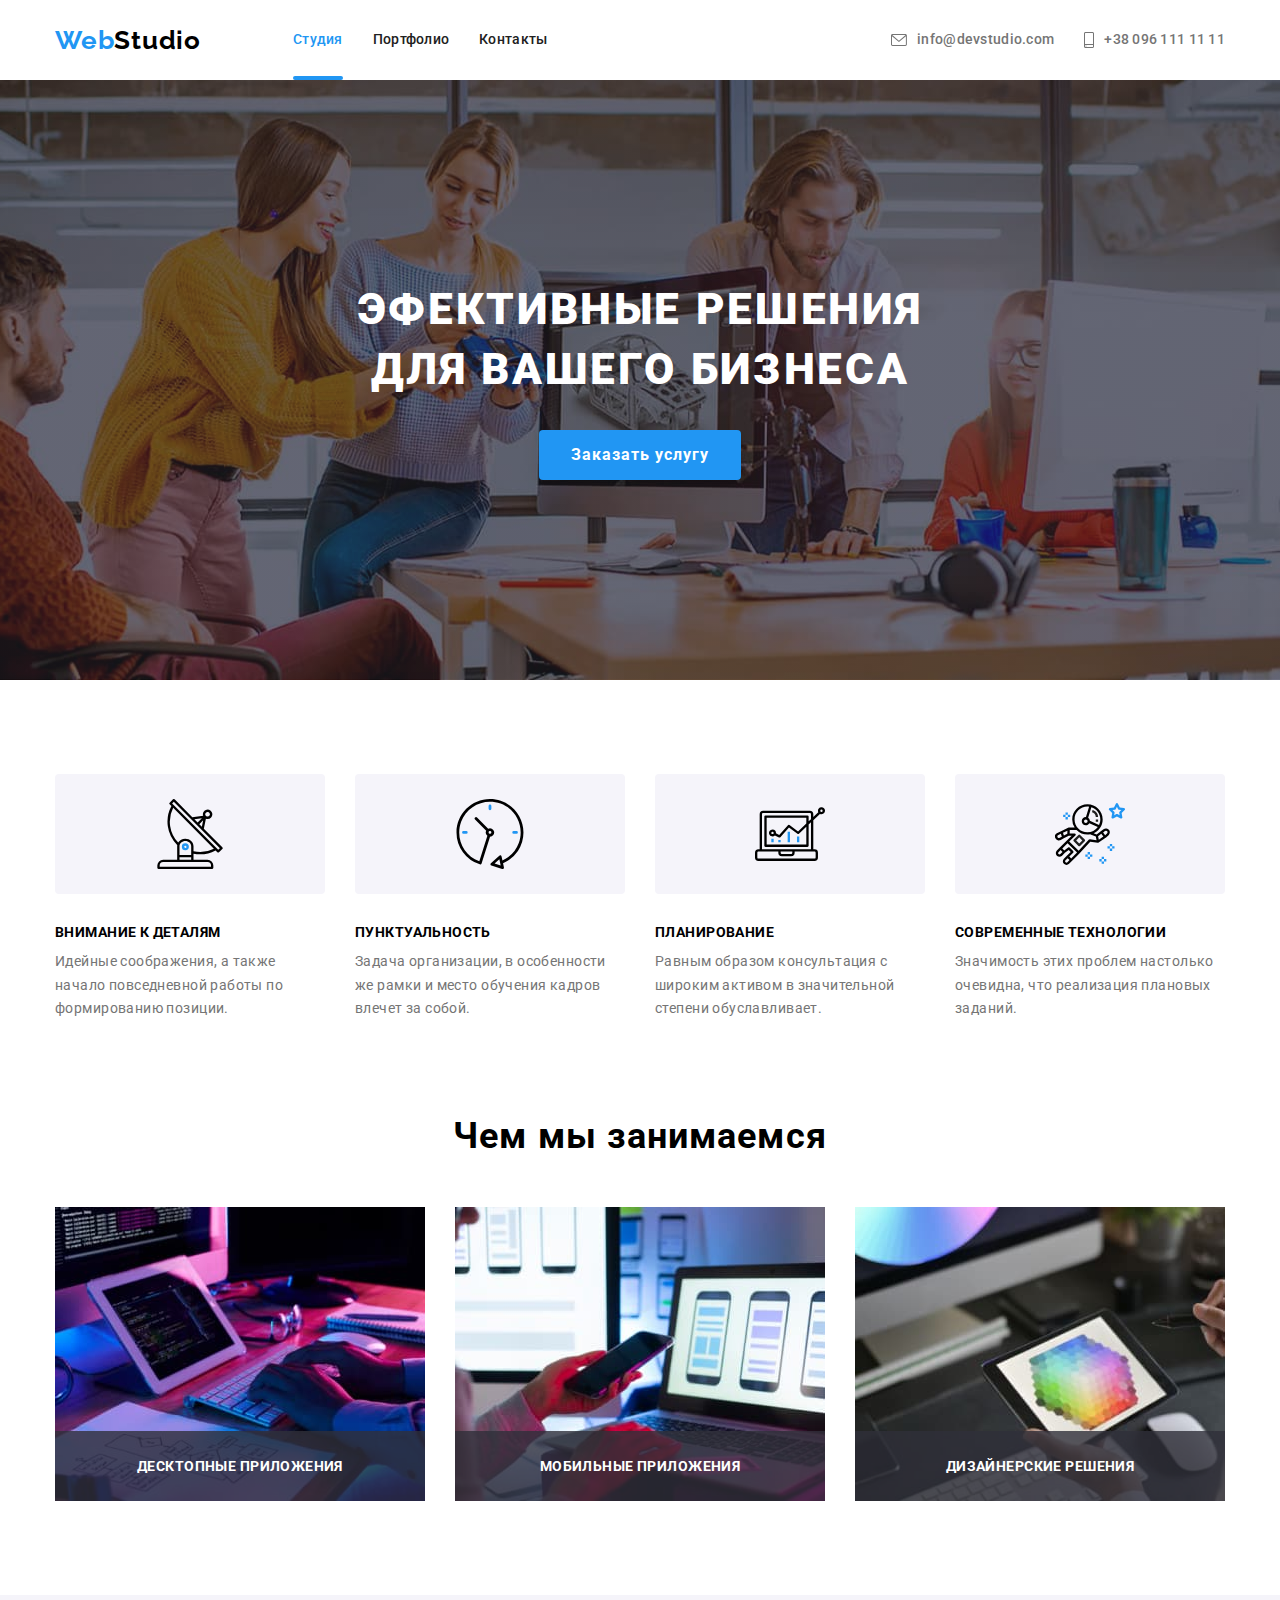
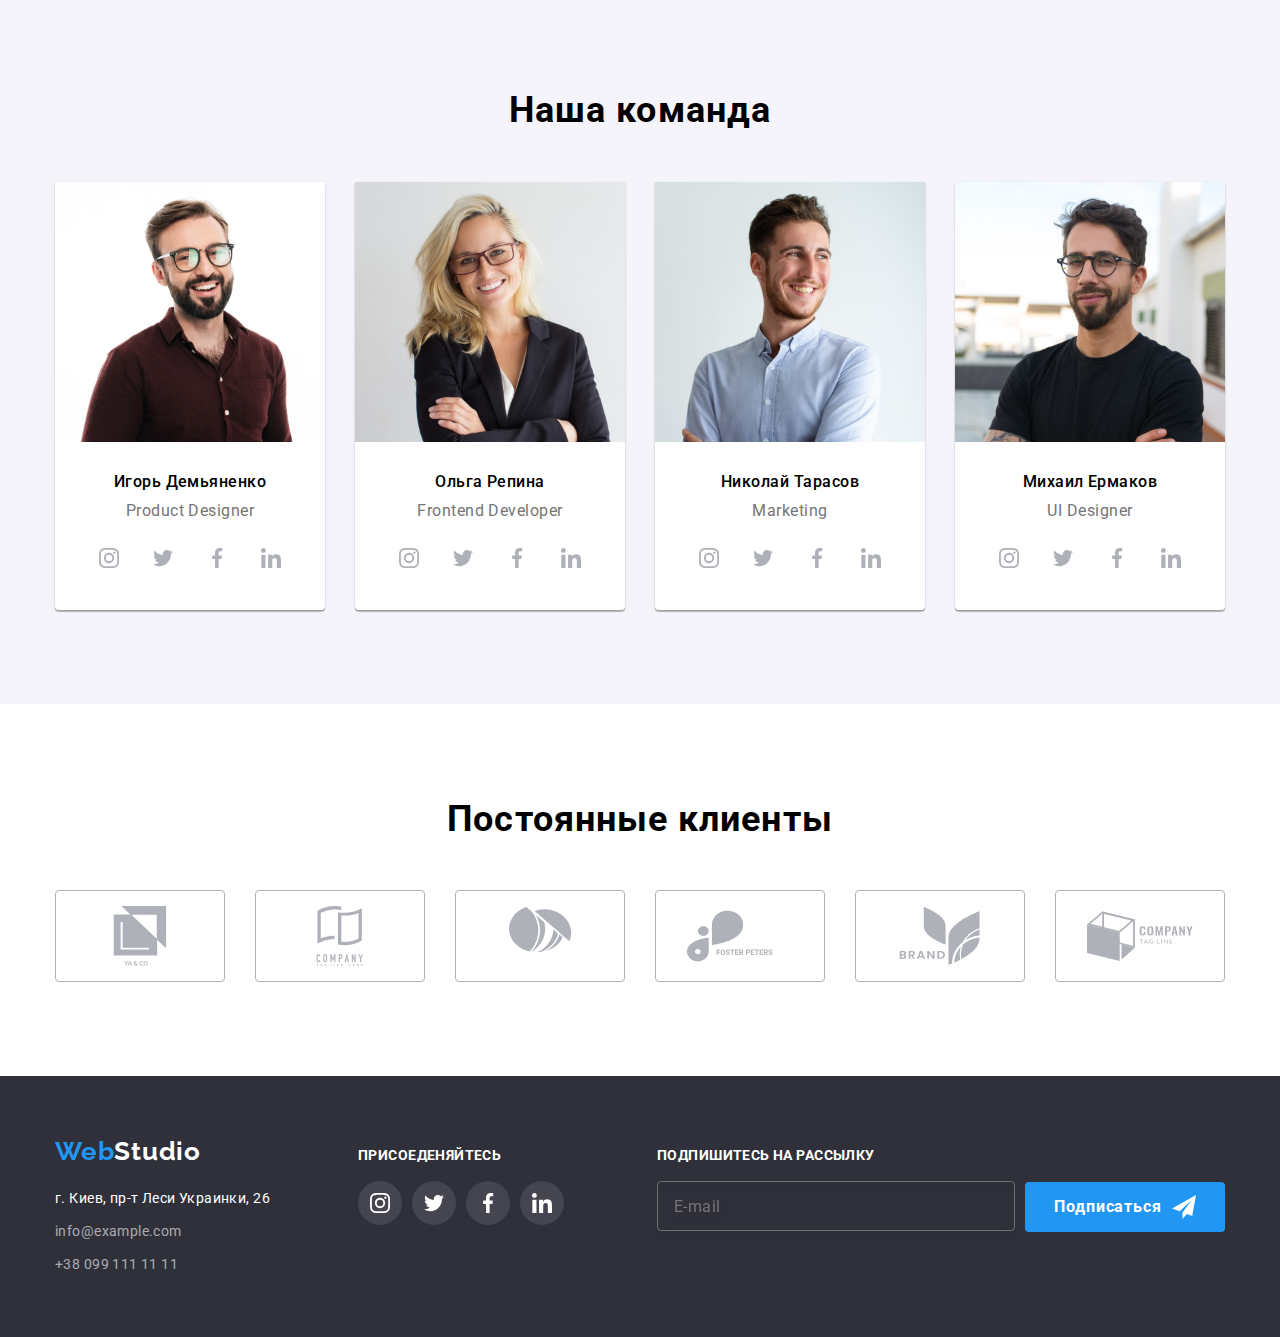
<file: index.html>
<!DOCTYPE html>
<html lang="ru">
  <head>
    <meta charset="utf-8" />
    <meta name="description" content="ЭФЕКТИВНЫЕ РЕШЕНИЯ ДЛЯ ВАШЕГО БИЗНЕСА" />
    <meta name="viewport" content="width=device-width, initial-scale=1.0" />
    <title>Главная</title>
    <link rel="preconnect" href="https://fonts.googleapis.com" />
    <link rel="preconnect" href="https://fonts.gstatic.com" crossorigin />
    <link
      href="https://fonts.googleapis.com/css2?family=Raleway:wght@700&family=Roboto:wght@400;500;700;900&display=swap"
      rel="stylesheet"
    />
    <link
      rel="stylesheet"
      href="https://cdnjs.cloudflare.com/ajax/libs/modern-normalize/1.1.0/modern-normalize.min.css"
    />
    <link rel="stylesheet" href="./css/style.css" />
  </head>
  <body>
    <!--Верхняя линия-->

    <header class="header">
      <div class="container header-container">
        <a href="" class="logo"> Web<span class="logo-studio">Studio</span></a>
        <nav class="navigation">
          <ul class="navigation-list">
            <li class="nav-left">
              <a class="navigation-link active-page" href="index.html"
                >Студия
              </a>
            </li>
            <li class="nav-left">
              <a class="navigation-link" href="portfolio.html"> Портфолио</a>
            </li>
            <li class="nav-left">
              <a class="navigation-link" href=""> Контакты</a>
            </li>
          </ul>
        </nav>
        <!--Контакты-->
        <ul class="contacts-list">
          <li class="nav-left">
            <a class="mail" href="mailto:info@devstudio.com">
              <svg class="icon-mail" width="16" height="12">
                <use href="./images/symbol-defs.svg#icon-envelope"></use>
              </svg>
              info@devstudio.com
            </a>
          </li>
          <li class="nav-left">
            <a class="tel" href="tel:+380961111111">
              <svg class="icon-smart" width="10" height="16">
                <use href="./images/symbol-defs.svg#icon-smartphone"></use>
              </svg>
              +38 096 111 11 11
            </a>
          </li>
        </ul>
      </div>
    </header>

    <!--Главный заголовок-->
    <main>
      <section class="main-section">
        <div class="container">
          <h1 class="main-head">
            ЭФЕКТИВНЫЕ РЕШЕНИЯ<br />
            ДЛЯ ВАШЕГО БИЗНЕСА
          </h1>
          <button class="btn" type="button" data-modal-open>
            Заказать услугу
          </button>
          <div class="backdrop is-hidden" data-modal>
            <div class="modal">
              <button class="close" data-modal-close>
                <svg class="close-icon" width="18" height="18">
                  <use href="./images/symbol-defs.svg#icon-close"></use>
                </svg>
              </button>

              <form class="registration-form">
                <p class="modal-head">
                  Оставьте свои данные, мы вам перезвоним
                </p>
                <div class="modal-container">
                  <label for="user-name" class="position-label">Имя</label>
                  <input
                    type="text"
                    name="user-name"
                    size="100"
                    id="user-name"
                    class="modal-input"
                    required
                  />
                  <svg width="18" height="18" class="icon-input">
                    <use href="./images/symbol-defs.svg#icon-person"></use>
                  </svg>
                </div>
                <div class="modal-container">
                  <label for="user-phone" class="position-label"
                    >Телефон
                  </label>
                  <input
                    type="tel"
                    name="user-phone"
                    id="user-phone"
                    size="100"
                    required
                    class="modal-input"
                  />
                  <svg width="18" height="18" class="icon-input">
                    <use href="./images/symbol-defs.svg#icon-phone"></use>
                  </svg>
                </div>
                <div class="modal-container">
                  <label for="registration-email" class="position-label"
                    >Почта</label
                  >
                  <input
                    type="email"
                    name="registration-email"
                    id="registration-email"
                    size="100"
                    required
                    class="modal-input"
                  />
                  <svg width="18" height="18" class="icon-input">
                    <use href="./images/symbol-defs.svg#icon-email"></use>
                  </svg>
                </div>

                <label for="registration-coment" class="position-label">
                  Коментарий
                </label>
                <textarea
                  name="registration-coment"
                  id="registration-coment"
                  placeholder="Введите текст"
                  class="area-coment"
                ></textarea>
                <div class="agreement">
                  <input
                    type="checkbox"
                    name="agreement"
                    id="agreement"
                    class="agreement-checkbox"
                    required
                  />

                  <label
                    for="agreement"
                    class="agreement-label agreement-cheked"
                    >Соглашаюсь с рассылкой и принимаю
                    <a href="" class="terms"> Условия договора</a>
                  </label>
                  <svg class="check">
                    <use
                      href="./images/symbol-defs.svg#icon-check"
                      width="16"
                      height="15"
                    ></use>
                  </svg>
                </div>
                <button type="submit" class="btn-submit">Отправить</button>
              </form>
            </div>
          </div>
        </div>
      </section>

      <!--Особенности-->

      <section class="section">
        <div class="container">
          <h2 class="visuallyhidden">Наши преимущества</h2>
          <ul class="advantage-list">
            <li class="advantage-item">
              <div class="advantage-icon">
                <svg class="icon" width="70" height="70">
                  <use href="./images/symbol-defs.svg#icon-antenna"></use>
                </svg>
              </div>
              <h3 class="advantage-head">Внимание к деталям</h3>
              <p class="par">
                Идейные соображения, а также начало повседневной работы по
                формированию позиции.
              </p>
            </li>

            <li class="advantage-item">
              <div class="advantage-icon">
                <svg class="icon" width="70" height="70">
                  <use href="./images/symbol-defs.svg#icon-clock"></use>
                </svg>
              </div>
              <h3 class="advantage-head">Пунктуальность</h3>
              <p class="par">
                Задача организации, в особенности же рамки и место обучения
                кадров влечет за собой.
              </p>
            </li>

            <li class="advantage-item">
              <div class="advantage-icon">
                <svg class="icon" width="70" height="70">
                  <use href="./images/symbol-defs.svg#icon-diagram"></use>
                </svg>
              </div>
              <h3 class="advantage-head">Планирование</h3>
              <p class="par">
                Равным образом консультация с широким активом в значительной
                степени обуславливает.
              </p>
            </li>

            <li class="advantage-item">
              <div class="advantage-icon">
                <svg class="icon" width="70" height="70">
                  <use href="./images/symbol-defs.svg#icon-astronaut"></use>
                </svg>
              </div>
              <h3 class="advantage-head">Современные технологии</h3>
              <p class="par">
                Значимость этих проблем настолько очевидна, что реализация
                плановых заданий.
              </p>
            </li>
          </ul>
        </div>
      </section>

      <!--Чем мы занимаемся-->

      <section class="section spec">
        <div class="container">
          <h2 class="spec-head">Чем мы занимаемся</h2>
          <ul class="spec-list">
            <li class="spec-item">
              <img src="images/box1.jpg" alt="programming" width="370" />
              <h3 class="info">Десктопные приложения</h3>
            </li>
            <li class="spec-item">
              <img src="images/box2.jpg" alt="mobile_programming" width="370" />
              <h3 class="info">Мобильные приложения</h3>
            </li>
            <li class="spec-item">
              <img src="images/img.jpg" alt="tablet" width="370" />
              <h3 class="info">Дизайнерские решения</h3>
            </li>
          </ul>
        </div>
      </section>

      <!--Команда-->

      <section class="section team">
        <div class="container">
          <h2 class="spec-head">Наша команда</h2>
          <ul class="team-list">
            <li class="item-list">
              <img src="images/img_igor.jpg" alt="Igor" width="270" />
              <div class="team-info">
                <h3 class="team-name">Игорь Демьяненко</h3>
                <p class="team-position" lang="en">Product Designer</p>
                <ul class="icon-list">
                  <li class="icon-item">
                    <a
                      href="https://www.instagram.com/"
                      class="button-icon button-active"
                    >
                      <svg class="svg-icon" width="20px" height="20px">
                        <use
                          href="./images/symbol-defs.svg#icon-instagram"
                        ></use>
                      </svg>
                    </a>
                  </li>
                  <li class="icon-item">
                    <a
                      href="https://twitter.com/"
                      class="button-icon button-active"
                    >
                      <svg class="svg-icon" width="20px" height="20px">
                        <use href="./images/symbol-defs.svg#icon-twitter"></use>
                      </svg>
                    </a>
                  </li>
                  <li class="icon-item">
                    <a
                      href="https://www.facebook.com/"
                      class="button-icon button-active"
                    >
                      <svg class="svg-icon" width="20px" height="20px">
                        <use
                          href="./images/symbol-defs.svg#icon-facebook"
                        ></use>
                      </svg>
                    </a>
                  </li>
                  <li class="icon-item">
                    <a
                      href="https://linkedin.com/"
                      class="button-icon button-active"
                    >
                      <svg class="svg-icon" width="20px" height="20px">
                        <use
                          href="./images/symbol-defs.svg#icon-linkedin"
                        ></use>
                      </svg>
                    </a>
                  </li>
                </ul>
              </div>
            </li>

            <li class="item-list">
              <img src="images/img_olga.jpg" alt="Olga" width="270" />
              <div class="team-info">
                <h3 class="team-name">Ольга Репина</h3>
                <p class="team-position" lang="en">Frontend Developer</p>
                <ul class="icon-list">
                  <li class="icon-item">
                    <a
                      href="https://www.instagram.com/"
                      class="button-icon button-active"
                    >
                      <svg class="svg-icon" width="20px" height="20px">
                        <use
                          href="./images/symbol-defs.svg#icon-instagram"
                        ></use>
                      </svg>
                    </a>
                  </li>
                  <li class="icon-item">
                    <a
                      href="https://twitter.com/"
                      class="button-icon button-active"
                    >
                      <svg class="svg-icon" width="20px" height="20px">
                        <use href="./images/symbol-defs.svg#icon-twitter"></use>
                      </svg>
                    </a>
                  </li>
                  <li class="icon-item">
                    <a
                      href="https://www.facebook.com/"
                      class="button-icon button-active"
                    >
                      <svg class="svg-icon" width="20px" height="20px">
                        <use
                          href="./images/symbol-defs.svg#icon-facebook"
                        ></use>
                      </svg>
                    </a>
                  </li>
                  <li class="icon-item">
                    <a
                      href="https://linkedin.com/"
                      class="button-icon button-active"
                    >
                      <svg class="svg-icon" width="20px" height="20px">
                        <use
                          href="./images/symbol-defs.svg#icon-linkedin"
                        ></use>
                      </svg>
                    </a>
                  </li>
                </ul>
              </div>
            </li>

            <li class="item-list">
              <img src="images/img_kolya.jpg" alt="Nikolay" width="270" />
              <div class="team-info">
                <h3 class="team-name">Николай Тарасов</h3>
                <p class="team-position" lang="en">Marketing</p>
                <ul class="icon-list">
                  <li class="icon-item">
                    <a
                      href="https://www.instagram.com/"
                      class="button-icon button-active"
                    >
                      <svg class="svg-icon" width="20px" height="20px">
                        <use
                          href="./images/symbol-defs.svg#icon-instagram"
                        ></use>
                      </svg>
                    </a>
                  </li>
                  <li class="icon-item">
                    <a
                      href="https://twitter.com/"
                      class="button-icon button-active"
                    >
                      <svg class="svg-icon" width="20px" height="20px">
                        <use href="./images/symbol-defs.svg#icon-twitter"></use>
                      </svg>
                    </a>
                  </li>
                  <li class="icon-item">
                    <a
                      href="https://www.facebook.com/"
                      class="button-icon button-active"
                    >
                      <svg class="svg-icon" width="20px" height="20px">
                        <use
                          href="./images/symbol-defs.svg#icon-facebook"
                        ></use>
                      </svg>
                    </a>
                  </li>
                  <li class="icon-item">
                    <a
                      href="https://linkedin.com/"
                      class="button-icon button-active"
                    >
                      <svg class="svg-icon" width="20px" height="20px">
                        <use
                          href="./images/symbol-defs.svg#icon-linkedin"
                        ></use>
                      </svg>
                    </a>
                  </li>
                </ul>
              </div>
            </li>

            <li class="item-list">
              <img src="images/img_misha.jpg" alt="Michail" width="270" />
              <div class="team-info">
                <h3 class="team-name">Михаил Ермаков</h3>
                <p class="team-position" lang="en">UI Designer</p>
                <ul class="icon-list">
                  <li class="icon-item">
                    <a
                      href="https://www.instagram.com/"
                      class="button-icon button-active"
                    >
                      <svg class="svg-icon" width="20px" height="20px">
                        <use
                          href="./images/symbol-defs.svg#icon-instagram"
                        ></use>
                      </svg>
                    </a>
                  </li>
                  <li class="icon-item">
                    <a
                      href="https://twitter.com/"
                      class="button-icon button-active"
                    >
                      <svg class="svg-icon" width="20px" height="20px">
                        <use href="./images/symbol-defs.svg#icon-twitter"></use>
                      </svg>
                    </a>
                  </li>
                  <li class="icon-item">
                    <a
                      href="https://www.facebook.com/"
                      class="button-icon button-active"
                    >
                      <svg class="svg-icon" width="20px" height="20px">
                        <use
                          href="./images/symbol-defs.svg#icon-facebook"
                        ></use>
                      </svg>
                    </a>
                  </li>
                  <li class="icon-item">
                    <a
                      href="https://linkedin.com/"
                      class="button-icon button-active"
                    >
                      <svg class="svg-icon" width="20px" height="20px">
                        <use
                          href="./images/symbol-defs.svg#icon-linkedin"
                        ></use>
                      </svg>
                    </a>
                  </li>
                </ul>
              </div>
            </li>
          </ul>
        </div>
      </section>

      <section class="section">
        <div class="container">
          <h2 class="spec-head">Постоянные клиенты</h2>
          <ul class="client-list">
            <li class="client-item">
              <a href="" class="client-link">
                <svg class="svg-client" width="106px" height="60px">
                  <use href="./images/symbol-defs.svg#icon-group"></use>
                </svg>
              </a>
            </li>
            <li class="client-item">
              <a href="" class="client-link">
                <svg class="svg-client" width="106px" height="60px">
                  <use href="./images/symbol-defs.svg#icon-group-1"></use>
                </svg>
              </a>
            </li>
            <li class="client-item">
              <a href="" class="client-link">
                <svg class="svg-client" width="106px" height="60px">
                  <use href="./images/symbol-defs.svg#icon-group-2"></use>
                </svg>
              </a>
            </li>
            <li class="client-item">
              <a href="" class="client-link">
                <svg class="svg-client" width="106px" height="60px">
                  <use href="./images/symbol-defs.svg#icon-group-3"></use>
                </svg>
              </a>
            </li>
            <li class="client-item">
              <a href="" class="client-link">
                <svg class="svg-client" width="106px" height="60px">
                  <use href="./images/symbol-defs.svg#icon-group-4"></use>
                </svg>
              </a>
            </li>
            <li class="client-item">
              <a href="" class="client-link">
                <svg class="svg-client" width="106px" height="60px">
                  <use href="./images/symbol-defs.svg#icon-group-5"></use>
                </svg>
              </a>
            </li>
          </ul>
        </div>
      </section>
    </main>

    <!--Подвал-->

    <footer class="foot">
      <div class="container">
        <div class="container-foot">
          <div class="flex-grow">
            <a href="" class="logo-foot"
              >Web<span class="logo-studio-foot">Studio</span></a
            >
            <address class="foot-adress">
              <ul class="address-list">
                <li class="address-item">
                  <a
                    class="foot-address-item"
                    href="https://www.google.com/maps/place/%D0%B1%D1%83%D0%BB.+%D0%9B%D0%B5%D1%81%D0%B8+%D0%A3%D0%BA%D1%80%D0%B0%D0%B8%D0%BD%D0%BA%D0%B8,+26,+%D0%9A%D0%B8%D0%B5%D0%B2,+02000/@50.4265807,30.5361971,17z/data=!3m1!4b1!4m5!3m4!1s0x40d4cf0e033ecbe9:0x57a4dffefec77da0!8m2!3d50.4265807!4d30.5383858"
                    >г. Киев, пр-т Леси Украинки, 26</a
                  >
                </li>
                <li class="mail-item">
                  <a class="foot-contacts" href="mailto:info@example.com"
                    >info@example.com</a
                  >
                </li>
                <li class="tel-item">
                  <a class="foot-contacts" href="tel:+380991111111"
                    >+38 099 111 11 11</a
                  >
                </li>
              </ul>
            </address>
          </div>
          <div class="social">
            <h3 class="head-social">Присоеденяйтесь</h3>
            <ul class="social-list">
              <li class="social-item">
                <a
                  href="https://www.instagram.com/"
                  class="button-social button-social-active"
                >
                  <svg class="social-icon">
                    <use href="./images/symbol-defs.svg#icon-instagram"></use>
                  </svg>
                </a>
              </li>
              <li class="social-item">
                <a
                  href="https://twitter.com/"
                  class="button-social button-social-active"
                >
                  <svg class="social-icon">
                    <use href="./images/symbol-defs.svg#icon-twitter"></use>
                  </svg>
                </a>
              </li>
              <li class="social-item">
                <a
                  href="https://www.facebook.com/"
                  class="button-social button-social-active"
                >
                  <svg class="social-icon">
                    <use href="./images/symbol-defs.svg#icon-facebook"></use>
                  </svg>
                </a>
              </li>
              <li class="social-item">
                <a
                  href="https://www.linkedin.com/"
                  class="button-social button-social-active"
                >
                  <svg class="social-icon">
                    <use href="./images/symbol-defs.svg#icon-linkedin"></use>
                  </svg>
                </a>
              </li>
            </ul>
          </div>
          <form class="modal-form">
            <label for="user-email" class="mailing-head">
              Подпишитесь на рассылку
            </label>
            <div class="form-container">
              <input
                class="mailing-text"
                type="email"
                name="user-email"
                placeholder="E-mail"
                id="user-email"
              />

              <button type="submit" class="mailing">
                Подписаться
                <svg class="icon-send">
                  <use
                    href="./images/symbol-defs.svg#icon-send"
                    width="24"
                    height="24"
                  ></use>
                </svg>
              </button>
            </div>
          </form>
        </div>
      </div>
    </footer>
    <script src="./js/modal.js"></script>
  </body>
</html>
</file>
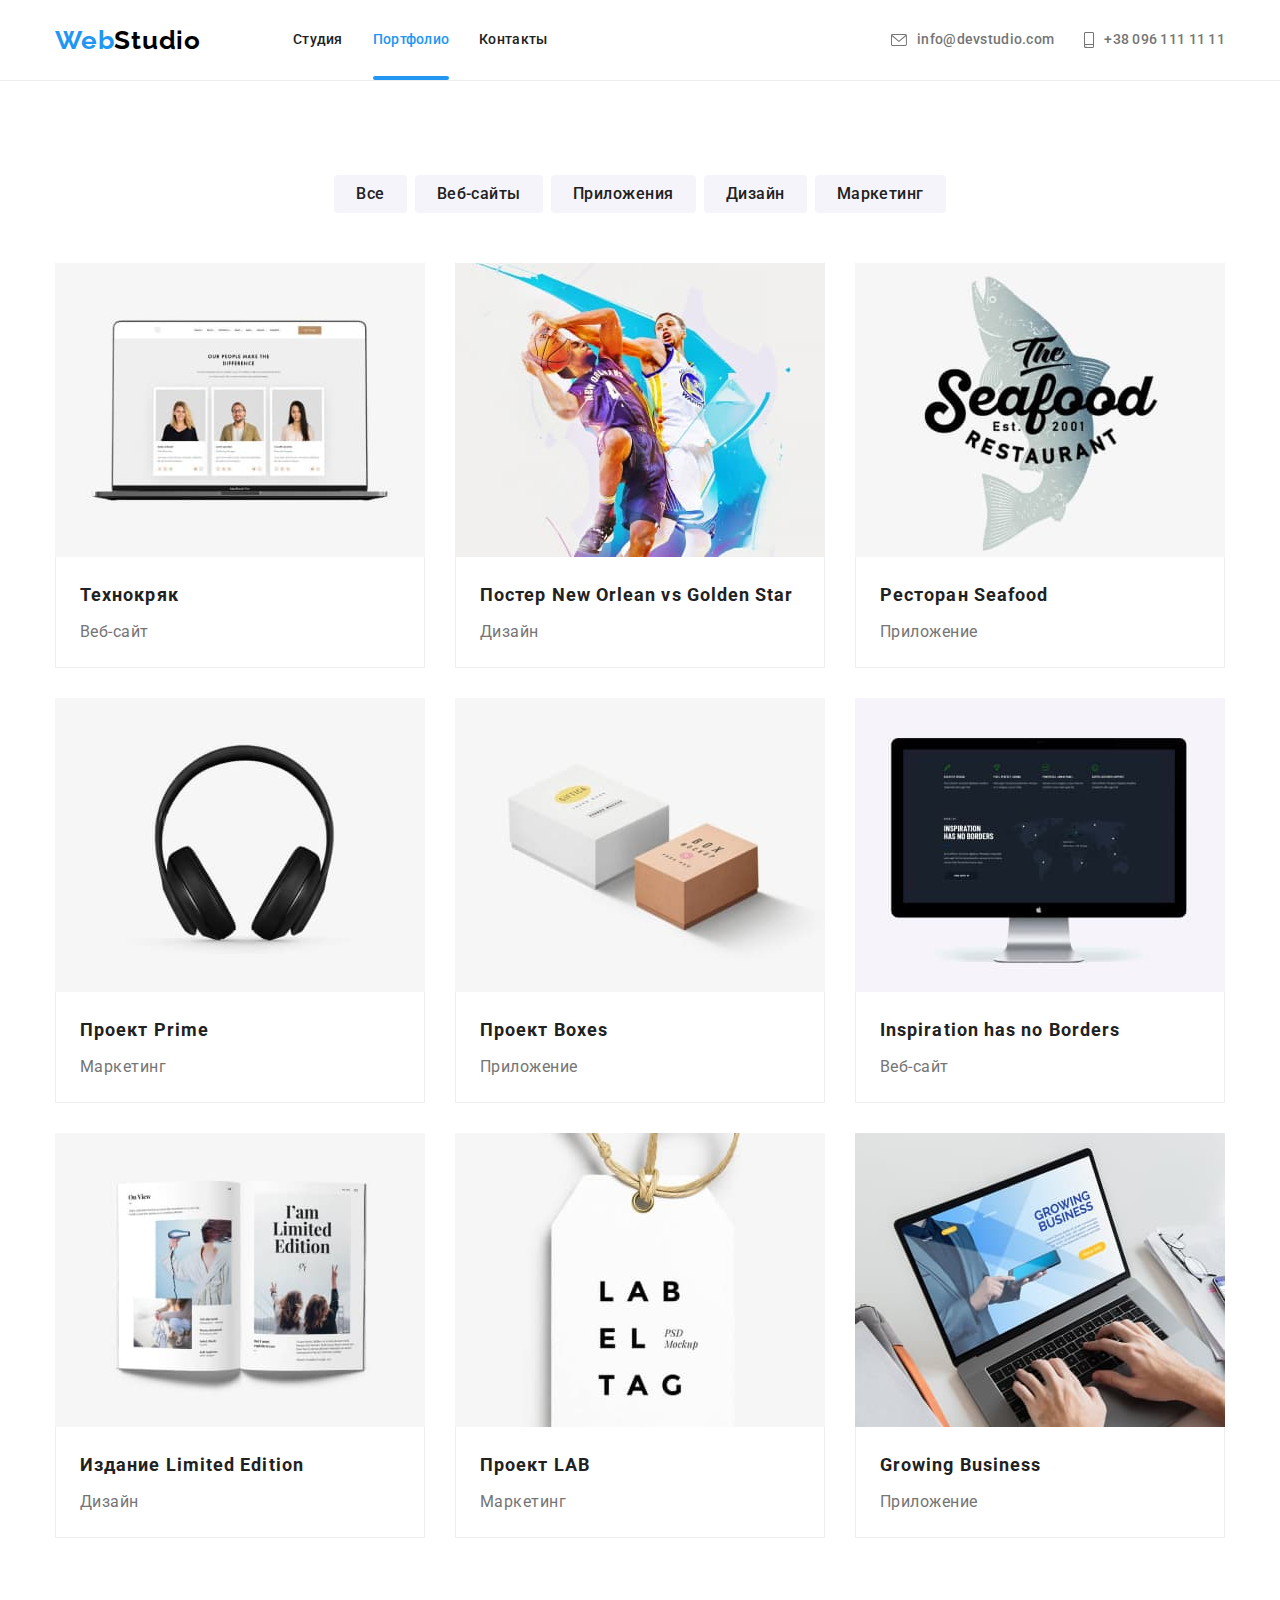
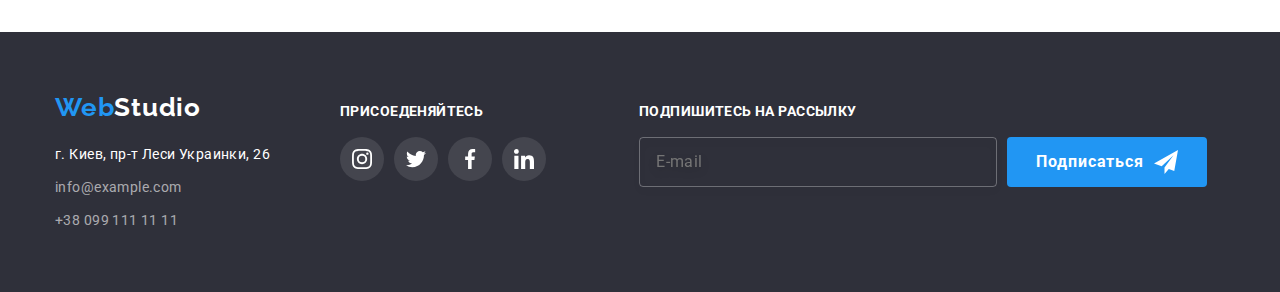
<file: portfolio.html>
<!DOCTYPE html>
<html lang="ru">
  <head>
    <meta charset="utf-8" />
    <meta name="description" content="ЭФЕКТИВНЫЕ РЕШЕНИЯ ДЛЯ ВАШЕГО БИЗНЕСА" />
    <meta name="viewport" content="width=device-width, initial-scale=1.0" />
    <title>Главная</title>
    <link rel="preconnect" href="https://fonts.googleapis.com" />
    <link rel="preconnect" href="https://fonts.gstatic.com" crossorigin />
    <link
      href="https://fonts.googleapis.com/css2?family=Raleway:wght@700&family=Roboto:wght@400;500;700;900&display=swap"
      rel="stylesheet"
    />
    <link
      rel="stylesheet"
      href="https://cdnjs.cloudflare.com/ajax/libs/modern-normalize/1.1.0/modern-normalize.min.css"
    />

    <link rel="stylesheet" href="./css/style.css" />
  </head>
  <body>
    <!--Верхняя линия-->
    <header class="header header-portfolio">
      <div class="container header-container">
        <a href="" class="logo"> Web<span class="logo-studio">Studio</span></a>
        <nav class="navigation">
          <ul class="navigation-list">
            <li class="nav-left">
              <a class="navigation-link" href="index.html">Студия</a>
            </li>
            <li class="nav-left">
              <a class="navigation-link active-page" href="portfolio.html">
                Портфолио</a
              >
            </li>
            <li class="nav-left">
              <a class="navigation-link" href=""> Контакты</a>
            </li>
          </ul>
        </nav>
        <!--Контакты-->
        <ul class="contacts-list">
          <li class="nav-left">
            <a class="mail" href="mailto:info@devstudio.com">
              <svg class="icon-mail" width="16" height="12">
                <use href="./images/symbol-defs.svg#icon-envelope"></use>
              </svg>
              info@devstudio.com
            </a>
          </li>
          <li class="nav-left">
            <a class="tel" href="tel:+380961111111">
              <svg class="icon-smart" width="10" height="16">
                <use href="./images/symbol-defs.svg#icon-smartphone"></use>
              </svg>
              +38 096 111 11 11
            </a>
          </li>
        </ul>
      </div>
    </header>

    <!--Main menu-->
    <main>
      <section class="section">
        <div class="container">
          <h1 class="visuallyhidden">Услуги компании</h1>
          <ul class="filter-list">
            <li class="btn-left">
              <button class="btn-filter" type="button">Все</button>
            </li>
            <li class="btn-left">
              <button class="btn-filter" type="button">Веб-сайты</button>
            </li>
            <li class="btn-left">
              <button class="btn-filter" type="button">Приложения</button>
            </li>
            <li class="btn-left">
              <button class="btn-filter" type="button">Дизайн</button>
            </li>
            <li class="btn-left">
              <button class="btn-filter" type="button">Маркетинг</button>
            </li>
          </ul>
          <ul class="services-list">
            <li class="services-item">
              <a href="" class="services-link">
                <div class="image-portfolio">
                  <img
                    src="images/img1.jpg"
                    alt="People resume on notebook"
                    width="370"
                  />
                  <div class="overlay">
                    <p class="text-overlay">
                      Технокряк это современная площадка распространения
                      коронавируса. Компании используют эту платформу для
                      цифрового шпионажа и атак на защищённые сервера
                      конкурентов.
                    </p>
                  </div>
                </div>

                <div class="services-info">
                  <h2 class="head-portfolio">Технокряк</h2>
                  <p class="product">Веб-сайт</p>
                </div>
              </a>
            </li>
            <li class="services-item">
              <a href="" class="services-link">
                <div class="image-portfolio">
                  <img
                    src="images/img2.jpg"
                    alt="Basketball players"
                    width="370"
                  />
                  <div class="overlay">
                    <p class="text-overlay">
                      Технокряк это современная площадка распространения
                      коронавируса. Компании используют эту платформу для
                      цифрового шпионажа и атак на защищённые сервера
                      конкурентов.
                    </p>
                  </div>
                </div>

                <div class="services-info">
                  <h2 class="head-portfolio" lang="en-ru">
                    Постер New Orlean vs Golden Star
                  </h2>
                  <p class="product">Дизайн</p>
                </div>
              </a>
            </li>
            <li class="services-item">
              <a href="" class="services-link">
                <div class="image-portfolio">
                  <img
                    src="images/img3.jpg"
                    alt="Seafood restaurant logo"
                    width="370"
                  />
                  <div class="overlay">
                    <p class="text-overlay">
                      Технокряк это современная площадка распространения
                      коронавируса. Компании используют эту платформу для
                      цифрового шпионажа и атак на защищённые сервера
                      конкурентов.
                    </p>
                  </div>
                </div>
                <div class="services-info">
                  <h2 class="head-portfolio" lang="en-ru">Ресторан Seafood</h2>
                  <p class="product">Приложение</p>
                </div>
              </a>
            </li>
            <li class="services-item">
              <a href="" class="services-link">
                <div class="image-portfolio">
                  <img src="images/img4.jpg" alt="Headphones" width="370" />
                  <div class="overlay">
                    <p class="text-overlay">
                      Технокряк это современная площадка распространения
                      коронавируса. Компании используют эту платформу для
                      цифрового шпионажа и атак на защищённые сервера
                      конкурентов.
                    </p>
                  </div>
                </div>
                <div class="services-info">
                  <h2 class="head-portfolio" lang="en-ru">Проект Prime</h2>
                  <p class="product">Маркетинг</p>
                </div>
              </a>
            </li>
            <li class="services-item">
              <a href="" class="services-link">
                <div class="image-portfolio">
                  <img src="images/img5.jpg" alt="Boxes" width="370" />
                  <div class="overlay">
                    <p class="text-overlay">
                      Технокряк это современная площадка распространения
                      коронавируса. Компании используют эту платформу для
                      цифрового шпионажа и атак на защищённые сервера
                      конкурентов.
                    </p>
                  </div>
                </div>
                <div class="services-info">
                  <h2 class="head-portfolio" lang="en-ru">Проект Boxes</h2>
                  <p class="product">Приложение</p>
                </div>
              </a>
            </li>
            <li class="services-item">
              <a href="" class="services-link">
                <div class="image-portfolio">
                  <img
                    src="images/img6.jpg"
                    alt="Computer monitor"
                    width="370"
                  />
                  <div class="overlay">
                    <p class="text-overlay">
                      Технокряк это современная площадка распространения
                      коронавируса. Компании используют эту платформу для
                      цифрового шпионажа и атак на защищённые сервера
                      конкурентов.
                    </p>
                  </div>
                </div>
                <div class="services-info">
                  <h2 class="head-portfolio" lang="en">
                    Inspiration has no Borders
                  </h2>
                  <p class="product">Веб-сайт</p>
                </div>
              </a>
            </li>
            <li class="services-item">
              <a href="" class="services-link">
                <div class="image-portfolio">
                  <img src="images/img7.jpg" alt="Magazine" width="370" />
                  <div class="overlay">
                    <p class="text-overlay">
                      Технокряк это современная площадка распространения
                      коронавируса. Компании используют эту платформу для
                      цифрового шпионажа и атак на защищённые сервера
                      конкурентов.
                    </p>
                  </div>
                </div>
                <div class="services-info">
                  <h2 class="head-portfolio" lang="en-ru">
                    Издание Limited Edition
                  </h2>
                  <p class="product">Дизайн</p>
                </div>
              </a>
            </li>
            <li class="services-item">
              <a href="" class="services-link">
                <div class="image-portfolio">
                  <img src="images/img8.jpg" alt="Tag" width="370" />
                  <div class="overlay">
                    <p class="text-overlay">
                      Технокряк это современная площадка распространения
                      коронавируса. Компании используют эту платформу для
                      цифрового шпионажа и атак на защищённые сервера
                      конкурентов.
                    </p>
                  </div>
                </div>
                <div class="services-info">
                  <h2 class="head-portfolio" lang="en-ru">Проект LAB</h2>
                  <p class="product">Маркетинг</p>
                </div>
              </a>
            </li>
            <li class="services-item">
              <a href="" class="services-link">
                <div class="image-portfolio">
                  <img src="images/img9.jpg" alt="Notebook" width="370" />
                  <div class="overlay">
                    <p class="text-overlay">
                      Технокряк это современная площадка распространения
                      коронавируса. Компании используют эту платформу для
                      цифрового шпионажа и атак на защищённые сервера
                      конкурентов.
                    </p>
                  </div>
                </div>
                <div class="services-info">
                  <h2 class="head-portfolio" lang="en">Growing Business</h2>
                  <p class="product">Приложение</p>
                </div>
              </a>
            </li>
          </ul>
        </div>
      </section>
    </main>

    <!--Подвал-->

    <footer class="foot">
      <div class="container">
        <div class="container-foot">
          <div>
            <a href="" class="logo-foot"
              >Web<span class="logo-studio-foot">Studio</span></a
            >
            <address class="foot-adress">
              <ul class="address-list">
                <li class="address-item">
                  <a
                    class="foot-address-item"
                    href="https://www.google.com/maps/place/%D0%B1%D1%83%D0%BB.+%D0%9B%D0%B5%D1%81%D0%B8+%D0%A3%D0%BA%D1%80%D0%B0%D0%B8%D0%BD%D0%BA%D0%B8,+26,+%D0%9A%D0%B8%D0%B5%D0%B2,+02000/@50.4265807,30.5361971,17z/data=!3m1!4b1!4m5!3m4!1s0x40d4cf0e033ecbe9:0x57a4dffefec77da0!8m2!3d50.4265807!4d30.5383858"
                    >г. Киев, пр-т Леси Украинки, 26</a
                  >
                </li>
                <li class="mail-item">
                  <a class="foot-contacts" href="mailto:info@example.com"
                    >info@example.com</a
                  >
                </li>
                <li class="tel-item">
                  <a class="foot-contacts" href="tel:+380991111111"
                    >+38 099 111 11 11</a
                  >
                </li>
              </ul>
            </address>
          </div>
          <div class="social">
            <h3 class="head-social">Присоеденяйтесь</h3>
            <ul class="social-list">
              <li class="social-item">
                <a
                  href="https://www.instagram.com/"
                  class="button-social button-social-active"
                >
                  <svg class="social-icon">
                    <use href="./images/symbol-defs.svg#icon-instagram"></use>
                  </svg>
                </a>
              </li>
              <li class="social-item">
                <a
                  href="https://twitter.com/"
                  class="button-social button-social-active"
                >
                  <svg class="social-icon">
                    <use href="./images/symbol-defs.svg#icon-twitter"></use>
                  </svg>
                </a>
              </li>
              <li class="social-item">
                <a
                  href="https://www.facebook.com/"
                  class="button-social button-social-active"
                >
                  <svg class="social-icon">
                    <use href="./images/symbol-defs.svg#icon-facebook"></use>
                  </svg>
                </a>
              </li>
              <li class="social-item">
                <a
                  href="https://www.linkedin.com/"
                  class="button-social button-social-active"
                >
                  <svg class="social-icon">
                    <use href="./images/symbol-defs.svg#icon-linkedin"></use>
                  </svg>
                </a>
              </li>
            </ul>
          </div>
          <form class="modal-form">
            <label for="user-email" class="mailing-head">
              Подпишитесь на рассылку
            </label>
            <div class="form-container">
              <input
                class="mailing-text"
                type="email"
                name="user-email"
                id="user-email"
                placeholder="E-mail"
              />

              <button type="submit" class="mailing">
                Подписаться
                <svg class="icon-send">
                  <use
                    href="./images/symbol-defs.svg#icon-send"
                    width="24"
                    height="24"
                  ></use>
                </svg>
              </button>
            </div>
          </form>
        </div>
      </div>
    </footer>
  </body>
</html>
</file>
<file: css/style.css>
:root {
  --color-background-body: #ffffff;
  --color-text-hover-focus: #2196f3;
  --color-btn-hover-focus: #757575;
  --color-logo: #2196f3;
  --color-logo-studio: #000000;
  --color-logo-studio-foot: #ffffff;
  --color-background-main: #c4c4c4;
  --text-color-par: #757575;
  --color-backround-footer: #2f303a;
  --color-background-team: #f5f4fa;
  --color-backgroung-btn: #2196f3;
  --color-background-header: #ffffff;
  --color-link-active: #757575;
  --color-team-position: #757575;
  --text-color-link: #212121;
  --text-color-contacts: #757575;
  --text-color-main: #ffffff;
  --text-color-button: #ffffff;
  --text-color-foot-address: #ffffff;
  --text-color-foot-contacts: rgba(255, 255, 255, 0.6);
  --text-filter: #212121;
  --bakground-btn-filter: #f5f4fa;
  --text-portfolio-product: #757575;
  --backgroun-color-services: #ffffff;
  --color-background-icon: #f5f4fa;
}
html {
  box-sizing: border-box;
}

h1,
h2,
h3,
p {
  margin: 0;
}
ul {
  margin: 0;
  padding: 0;
  list-style-type: none;
}
img {
  display: block;
  max-width: 100%;
  height: auto;
}

body {
  font-family: roboto, sans-serif;
  background-color: var(--color-background-body);
}
.container {
  width: 1200px;
  margin: 0 auto;
  padding: 0 15px;
}
.header-container {
  display: flex;
  align-items: center;
}
.header {
  background-color: var(--color-background-header);
}

/* WebStudio */
.logo {
  text-decoration: none;
  margin: 0;
  padding: 0;
  width: 145px;
  font-family: Raleway;
  font-weight: 700;
  font-size: 26px;
  line-height: 1.19;
  letter-spacing: 0.03em;
  color: var(--color-logo);
}
.logo-studio {
  color: var(--color-logo-studio);
}

/* Navigation*/
.navigation {
  margin: 0 0 0 93px;
  padding-top: 0;
}
.navigation-list {
  display: flex;
}
.contacts-list {
  margin-left: auto;
  display: flex;
}
.navigation-link {
  text-decoration: none;
  font-weight: 500;
  font-size: 14px;
  line-height: 1.14;
  letter-spacing: 0.02em;
  color: var(--text-color-link);
  display: block;
  transition: color 250ms cubic-bezier(0.4, 0, 0.2, 1);
}
.nav-left {
  position: relative;
  padding: 32px 0;
}
.nav-left + .nav-left {
  margin-left: 30px;
}

.active-page {
  position: relative;
  color: var(--color-text-hover-focus);
}

.active-page::after {
  content: "";
  position: absolute;
  border-bottom: 4px solid var(--color-backgroung-btn);
  border-radius: 2px;
  width: 100%;
  bottom: -32px;
  left: 0;
}

.navigation-link:hover,
.navigation-link:focus {
  color: var(--color-text-hover-focus);
}
.navigation-link:active {
  color: var(--color-link-active);
}
.mail {
  display: flex;
  align-items: center;
  text-decoration: none;
  font-weight: 500;
  font-size: 14px;
  line-height: 1.14;
  letter-spacing: 0.02em;
  color: var(--text-color-contacts);
  transition: color 250ms cubic-bezier(0.4, 0, 0.2, 1);
}

.mail:focus,
.mail:hover,
.icon-mail:hover,
.icon-mail:focus {
  color: var(--color-text-hover-focus);
  fill: currentColor;
}

.icon-mail {
  width: 16px;
  height: 12px;
  margin-right: 10px;
  fill: currentColor;
}

.tel {
  display: flex;
  align-items: center;
  text-decoration: none;
  font-weight: 500;
  font-size: 14px;
  line-height: 1.14;
  letter-spacing: 0.02em;
  color: var(--text-color-contacts);
  transition: color 250ms cubic-bezier(0.4, 0, 0.2, 1);
}
.tel:focus,
.tel:hover,
.icon-smart:hover,
.icon-smart:focus {
  color: var(--color-text-hover-focus);
  fill: currentColor;
}
.icon-smart {
  width: 10px;
  height: 16px;
  margin-right: 10px;
  fill: currentColor;
}

/*Main Head*/
.main-section {
  background-color: var(--color-background-main);
  text-align: center;
  padding: 200px 0;
  margin: 0 auto;
  max-width: 1600px;
  background-image: linear-gradient(
      rgba(47, 48, 58, 0.4),
      rgba(47, 48, 58, 0.4)
    ),
    url(../images/bg.jpg);
  background-position: center;
  background-repeat: no-repeat;
  background-size: cover;
}

.main-head {
  font-weight: 900;
  font-size: 44px;
  line-height: 1.36;
  letter-spacing: 0.06em;
  color: var(--text-color-main);
  background-color: inherit;

  text-transform: uppercase;
}

.btn {
  letter-spacing: 0.06em;
  font-family: Roboto, sans-serif;
  font-weight: 700;
  font-size: 16px;
  line-height: 1.87;
  cursor: pointer;
  margin-top: 30px;
  padding: 10px 32px;
  box-shadow: 0px 4px 4px rgba(0, 0, 0, 0.15);
  border-radius: 4px;
  border: none;
  color: var(--text-color-button);
  background-color: var(--color-backgroung-btn);
}
.btn:active {
  color: var(--color-link-active);
}

.backdrop {
  position: absolute;
  top: 0;
  left: 0;
  width: 100%;
  height: 100%;
  background-color: rgba(0, 0, 0, 0.2);
  visibility: visible;
  display: flex;
  align-items: center;
  justify-content: center;

  transition: opacity 250ms cubic-bezier(0.4, 0, 0.2, 1);
}
.is-hidden {
  visibility: hidden;
  opacity: 0;
  pointer-events: none;
}

.modal {
  position: fixed;
  transition-duration: 250ms;
  opacity: 1;
  width: 528px;
  height: 581px;
  background-color: var(--backgroun-color-services);
  box-shadow: 0px 1px 3px rgba(0, 0, 0, 0.12), 0px 1px 1px rgba(0, 0, 0, 0.14),
    0px 2px 1px rgba(0, 0, 0, 0.2);
  border-radius: 4px;
  z-index: 999;
}
.close {
  display: flex;
  justify-content: center;
  align-items: center;
  position: absolute;
  border-radius: 50%;
  padding: 0;
  margin: 0;
  cursor: pointer;
  top: 8px;
  right: 8px;
  border: 1px solid rgba(0, 0, 0, 0.1);
  width: 30px;
  height: 30px;
  background-color: inherit;
  transition: fill 250ms cubic-bezier(0.4, 0, 0.2, 1);
}
.close:focus,
.close:hover {
  fill: var(--color-backgroung-btn);
}

.registration-form {
  display: flex;
  flex-direction: column;
  align-items: flex-start;

  width: 100%;
  height: 100%;
  padding: 40px;
  margin-left: auto;
  margin-right: auto;
}

.position-label {
  display: block;
  text-align: left;
  margin-bottom: 4px;
  font-size: 12px;
  line-height: calc(14 / 12);
  letter-spacing: 0.01em;
  color: #757575;
}
.modal-container {
  position: relative;
  margin-bottom: 10px;
}

.agreement {
  display: flex;
  align-items: center;
  position: relative;
  margin: 0 auto;
}
.agreement-label {
  font-size: 14px;
  line-height: calc(24 / 14);
  letter-spacing: 0.03em;
  color: #757575;
}

.agreement-checkbox {
  position: absolute;
  appearance: none;
  z-index: -1;
  opacity: 0;
}
.agreement-checkbox + label {
  display: inline-flex;
  align-items: center;
  cursor: pointer;
}

.agreement-checkbox + label::before {
  content: "";
  display: inline-block;
  width: 16px;
  height: 15px;
  border: 2px solid #212121;
  border-radius: 2px;
  margin-right: 8px;
  z-index: 1;
  background-color: #ffffff;

  transition: opacity 250ms cubic-bezier(0.4, 0, 0.2, 1);
}
.check {
  position: absolute;
  width: 16px;
  height: 15px;
  cursor: pointer;
}

.agreement-checkbox:checked ~ label::before {
  opacity: 0;
}

.modal-input {
  position: relative;
  text-indent: 42px;
  left: 0;
  width: 100%;
  height: 40px;
  font-size: 12px;
  line-height: calc(14 / 12);
  cursor: pointer;
  letter-spacing: 0.01em;
  border: 1px solid rgba(33, 33, 33, 0.2);
  border-radius: 4px;
  transition: border-color 250ms cubic-bezier(0.4, 0, 0.2, 1);
}

.modal-input:focus {
  border-color: var(--color-backgroung-btn);
  border: 1px solid var(--color-text-hover-focus);
  outline: var(--color-text-hover-focus);
}

.modal-input:focus + .icon-input {
  fill: var(--color-text-hover-focus);
}

.icon-input {
  position: absolute;
  left: 14px;
  top: 29px;
  transition: fill 250ms cubic-bezier(0.4, 0, 0.2, 1);
}

.area-coment {
  width: 100%;
  height: 120px;
  padding: 12px 16px;
  margin-bottom: 20px;
  border: 1px solid rgba(33, 33, 33, 0.2);
  border-radius: 4px;
  cursor: pointer;
}
.area-coment:focus {
  border: 1px solid var(--color-text-hover-focus);
  outline: var(--color-text-hover-focus);
}

.close-icon {
  display: block;
  width: 100%;
}

.modal-head {
  padding: 0;
  margin-bottom: 12px;
  font-weight: 700;
  font-size: 20px;
  line-height: calc(23 / 20);
  text-align: center;
  letter-spacing: 0.03em;
  color: var(--text-color-link);
}
.icon-person {
  position: relative;
}

.btn-submit {
  margin: 30px auto 0;
  width: 200px;
  height: 50px;
  background-color: var(--color-backgroung-btn);
  color: var(--text-color-button);
  border-radius: 4px;
  border: none;
  cursor: pointer;
}

.terms {
  display: inline-block;
  color: var(--color-text-hover-focus);
  letter-spacing: 0.03em;
  font-size: 14px;
  line-height: calc(24 / 14);
  margin-left: 2px;
}

/*ADVANTAGE*/

.visuallyhidden {
  position: absolute;
  width: 1px;
  height: 1px;
  margin: -1px;
  border: 0;
  padding: 0;
  clip: rect(0 0 0 0);
  overflow: hidden;
}
.section {
  padding: 94px 0;
}
.advantage-list {
  display: flex;
}

.advantage-item {
  width: 270px;
}
.advantage-item + .advantage-item {
  margin-left: 30px;
}

.advantage-head {
  margin-top: 30px;
  font-weight: 700;
  font-size: 14px;
  line-height: calc(16 / 14);
  letter-spacing: 0.03em;
  text-transform: uppercase;
}
.par {
  margin-top: 10px;
  margin-bottom: 0;
  font-size: 14px;
  line-height: 1.71;
  letter-spacing: 0.03em;
  color: var(--text-color-par);
}
.advantage-icon {
  display: flex;
  justify-content: center;
  align-items: center;
  border-radius: 4px;
  height: 120px;
  background-color: var(--color-background-icon);
}

/*ACTIVITY*/
.spec {
  padding-top: 0;
}

.spec-head {
  font-weight: 700;
  font-size: 36px;
  line-height: 1.17;
  text-align: center;
  letter-spacing: 0.03em;
}

.spec-list {
  margin-top: 50px;
  display: flex;
}
.spec-item {
  position: relative;
}
.info {
  display: flex;
  justify-content: center;
  align-items: center;
  position: absolute;
  bottom: 0;
  height: 70px;
  width: 100%;
  font-weight: 700;
  font-size: 14px;
  line-height: calc(14 / 16);
  text-align: center;
  letter-spacing: 0.03em;
  text-transform: uppercase;
  color: #ffffff;
  background-color: rgba(47, 48, 58, 0.8);
}
.spec-item + .spec-item {
  margin-left: 30px;
}

/*OUR TEAM*/
.team {
  background-color: var(--color-background-team);
}
.team-list {
  margin-top: 50px;
  display: flex;
}
.team-name {
  font-weight: 500;
  font-size: 16px;
  line-height: 1.19;
  text-align: center;
  letter-spacing: 0.03em;
}
.team-position {
  font-size: 16px;
  line-height: 1.19;
  text-align: center;
  margin-top: 10px;
  margin-bottom: 0;
  letter-spacing: 0.03em;
  color: var(--color-team-position);
}
.team-info {
  padding: 30px 0;
}
.item-list {
  width: 270px;
  border-radius: 0px 0px 4px 4px;
  box-shadow: 0px 1px 3px rgba(0, 0, 0, 0.12), 0px 1px 1px rgba(0, 0, 0, 0.14),
    0px 2px 1px rgba(0, 0, 0, 0.2);
  background-color: var(--text-color-main);
}
.item-list + .item-list {
  margin-left: 30px;
}
.icon-container {
  margin: 0;
  padding: 0;
  width: 206px;
}
.icon-list {
  display: flex;
  justify-content: center;
  align-items: center;
  margin-top: 16px;
}

.button-icon {
  display: flex;
  justify-content: center;
  align-items: center;
  cursor: pointer;
  width: 100%;
  height: 100%;
  border-radius: 50%;
  background-color: var(--text-color-main);
  transition-property: background-color;
  transition-duration: 250ms;
  transition-timing-function: cubic-bezier(0.4, 0, 0.2, 1);
}

.svg-icon {
  width: 20px;
  height: 20px;
  fill: #afb1b8;
  transition-property: fill;
  transition-duration: 250ms;
  transition-timing-function: cubic-bezier(0.4, 0, 0.2, 1);
}

.button-icon:focus,
.button-icon:hover {
  background-color: var(--color-text-hover-focus);
}

.button-icon:focus .svg-icon {
  fill: var(--text-color-button);
}
.button-icon:hover .svg-icon {
  fill: var(--text-color-button);
}
.icon-item {
  width: 44px;
  height: 44px;
}

.icon-item + .icon-item {
  margin-left: 10px;
}

/* Клиенты*/
.client-list {
  display: flex;
  margin-top: 50px;
}

.client-item {
  width: 170px;
  height: 92px;
}
.client-link {
  display: flex;
  justify-content: center;
  align-items: center;
  color: #afb1b8;
  width: 100%;
  height: 100%;
  border: solid 1px #afb1b8;
  border-radius: 4px;

  transition-property: color, border-color;
  transition-duration: 250ms;
  transition-timing-function: cubic-bezier(0.4, 0, 0.2, 1);
}

.svg-client {
  fill: currentColor;
}
.client-link:focus,
.client-link:hover {
  color: var(--color-text-hover-focus);
  border-color: var(--color-text-hover-focus);
}
.client-item + .client-item {
  margin-left: 30px;
}

/*FOOTER*/

.foot {
  background-color: var(--color-backround-footer);
  margin-top: 0;
  padding: 60px 0;
}
.address-list {
  list-style-type: none;
  margin: 0;
  padding: 0;
}
/* WebStudio footer*/
.logo-foot {
  text-decoration: none;
  font-family: Raleway, sans-serif;
  font-weight: 700;
  font-size: 26px;
  line-height: 1.19;
  letter-spacing: 0.03em;
  color: var(--color-logo);
}
.logo-studio-foot {
  color: var(--color-logo-studio-foot);
}
.foot-adress {
  font-family: Roboto, sans-serif;
  font-style: normal;
  font-size: 14px;
  line-height: 1.71;
  letter-spacing: 0.03em;
  margin-top: 20px;

  transition: color 250ms cubic-bezier(0.4, 0, 0.2, 1);
}
.foot-address-item {
  text-decoration: none;
  color: var(--text-color-foot-address);

  transition: color 250ms cubic-bezier(0.4, 0, 0.2, 1);
}
.foot-address-item:focus,
.foot-address-item:hover {
  color: var(--color-text-hover-focus);
}

.foot-address:hover,
.foot-address:focus {
  color: var(--color-text-hover-focus);
}

.foot-contacts {
  text-decoration: none;
  color: var(--text-color-foot-contacts);

  transition: color 250ms cubic-bezier(0.4, 0, 0.2, 1);
}
.foot-contacts:hover,
.foot-contacts:focus {
  color: var(--color-text-hover-focus);
}

.mail-item {
  margin-top: 9px;
}
.tel-item {
  margin-top: 9px;
}

.head-social {
  font-weight: 700;
  font-size: 14px;
  line-height: calc(14 / 16);
  letter-spacing: 0.03em;
  text-transform: uppercase;
  color: #ffffff;
}

.icon-container {
  margin: 0;
  padding: 0;
  width: 206px;
}
.social {
  width: 206px;
  margin-left: 70px;
}
.button-social {
  display: flex;
  justify-content: center;
  align-items: center;
  cursor: pointer;
  width: 44px;
  height: 44px;
  border-radius: 50%;
  background-color: rgba(255, 255, 255, 0.1);

  transition: background-color 250ms cubic-bezier(0.4, 0, 0.2, 1);
}

.social-list {
  display: flex;
  justify-content: center;
  padding: 0;
  margin-top: 20px;
}

.button-social:focus,
.button-social:hover {
  background-color: var(--color-text-hover-focus);
}

.social-item + .social-item {
  margin-left: 10px;
}
.social-icon {
  width: 20px;
  height: 20px;
  fill: var(--text-color-foot-address);
}
.container-foot {
  display: flex;
  align-items: baseline;
}

.flex-grow {
  flex-grow: 1;
}
/*Page portfolio*/

.header-portfolio {
  border-bottom: 1px solid #ececec;
}
.btn-filter {
  border: none;
  padding: 6px 22px;
  font-family: Roboto, sans-serif;
  font-weight: 500;
  font-size: 16px;
  line-height: calc(26 / 16);
  letter-spacing: 0.03em;
  color: var(--text-filter);
  cursor: pointer;
  background-color: var(--bakground-btn-filter);
  border-radius: 4px;

  transition: color 250ms cubic-bezier(0.4, 0, 0.2, 1),
    background-color 250ms cubic-bezier(0.4, 0, 0.2, 1),
    box-shadow 250ms cubic-bezier(0.4, 0, 0.2, 1);
}

.btn-left + .btn-left {
  margin-left: 8px;
}

.btn-filter:focus,
.btn-filter:hover {
  box-shadow: 0px 3px 1px rgba(0, 0, 0, 0.1), 0px 1px 2px rgba(0, 0, 0, 0.08),
    0px 2px 2px rgba(0, 0, 0, 0.12);
  color: var(--text-color-button);
  background-color: var(--color-backgroung-btn);
}

.filter-list {
  margin-bottom: 50px;
  display: flex;
  justify-content: center;
}
.services-list {
  display: flex;
  flex-wrap: wrap;
}

.services-item {
  margin-left: 30px;
  width: 370px;
  background-color: var(--backgroun-color-services);

  transition: box-shadow 250ms cubic-bezier(0.4, 0, 0.2, 1);
}
.services-link {
  display: block;
  text-decoration: none;
  width: 100%;
  height: 100%;
  cursor: pointer;

  transition: box-shadow 250ms cubic-bezier(0.4, 0, 0.2, 1);
}

.services-item:hover,
.services-item:focus {
  box-shadow: 0px 1px 1px rgba(0, 0, 0, 0.12), 0px 4px 4px rgba(0, 0, 0, 0.06),
    1px 4px 6px rgba(0, 0, 0, 0.16);
}

.services-link:hover .overlay {
  transform: translateY(-300px);
}
.services-link:focus .overlay {
  transform: translateY(-300px);
}
.services-link:focus {
  box-shadow: 0px 1px 1px rgba(0, 0, 0, 0.12), 0px 4px 4px rgba(0, 0, 0, 0.06),
    1px 4px 6px rgba(0, 0, 0, 0.16);
}

.services-item:nth-child(3n + 1) {
  margin-left: 0;
}
.services-item:nth-child(n + 4) {
  margin-top: 30px;
}

.title {
  width: 322px;
  margin: auto;
}
.head-portfolio {
  font-weight: 700;
  font-size: 18px;
  line-height: 2;
  letter-spacing: 0.06em;
  color: var(--text-color-link);
}
.product {
  margin-top: 4px;
  font-size: 16px;
  line-height: 1.87;
  letter-spacing: 0.03em;
  color: var(--text-portfolio-product);
}
.services-info {
  padding: 20px 24px;
  border-left: 1px solid #eeeeee;
  border-right: 1px solid #eeeeee;
  border-bottom: 1px solid #eeeeee;
}

.image-portfolio {
  position: relative;
  overflow: hidden;
}
.overlay {
  position: absolute;
  top: 300px;
  left: 0;
  width: 100%;
  height: 100%;
  background-color: rgba(33, 150, 243, 0.9);

  transition-property: transform;
  transition-duration: 250ms;
  transition-timing-function: cubic-bezier(0.4, 0, 0.2, 1);
}

.text-overlay {
  font-size: 18px;
  line-height: 1.56;
  letter-spacing: 0.03em;
  padding: 63px 24px;
  color: #ffffff;
}

.mailing-head {
  font-weight: 700;
  padding: 0;
  font-size: 14px;
  line-height: calc(14 / 16);
  letter-spacing: 0.03em;
  text-transform: uppercase;
  color: #ffffff;
}

.mailing-text {
  font-size: 16px;
  line-height: calc(20 / 16);
  width: 358px;
  height: 50px;
  display: flex;
  align-items: center;
  letter-spacing: 0.03em;
  padding: 15px 295px 15px 16px;
  color: rgba(255, 255, 255, 0.6);
  background-color: inherit;
  border: 1px solid rgba(255, 255, 255, 0.3);
  box-sizing: border-box;
  filter: drop-shadow(0px 4px 4px rgba(0, 0, 0, 0.15));
  border-radius: 4px;
}

.modal-form {
  margin-left: 93px;
  display: flex;
  flex-direction: column;
}
.form-container {
  display: flex;
  align-items: baseline;
  margin-top: 20px;
}

.mailing {
  display: flex;
  justify-content: center;
  align-items: center;
  margin-left: 10px;
  font-weight: 700;
  font-size: 16px;
  line-height: calc(30 / 16);
  letter-spacing: 0.06em;
  cursor: pointer;
  width: 200px;
  height: 50px;
  border: none;
  border-radius: 4px;
  color: var(--text-color-button);
  background-color: var(--color-backgroung-btn);
  transition: box-shadow 250ms cubic-bezier(0.4, 0, 0.2, 1);
}

.mailing:hover,
.mailing:focus {
  box-shadow: 0px 4px 4px rgba(0, 0, 0, 0.15);
}

.icon-send {
  display: flex;
  justify-content: center;
  align-items: center;

  width: 24px;
  height: 24px;

  margin: 0 0 0 10px;
  fill: var(--color-logo-studio-foot);
}
</file>
